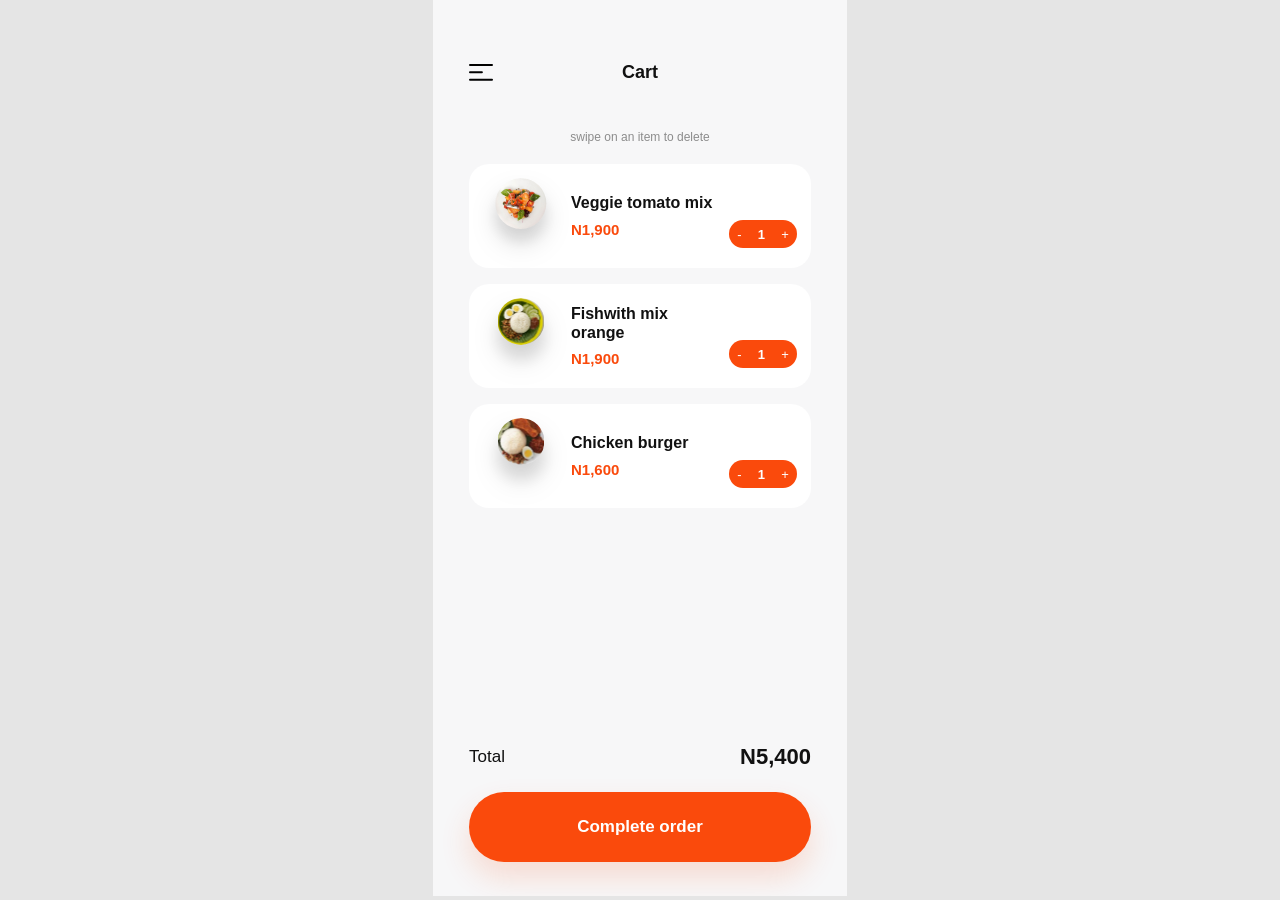
<file: cart.html>
<!doctype html>
<html lang="ru">
<head>
  <meta charset="UTF-8">
  <meta name="viewport" content="width=414, initial-scale=1.0">
  <title>Cart — Food Delivery</title>
  <link rel="stylesheet" href="style.css">
</head>
<body>
  <main class="screen app cart-screen">
    <header class="page-head">
      <a href="home.html"><img src="assets/back.svg" alt="back"></a>
      <h1>Cart</h1>
      <span></span>
    </header>
    <p class="swipe-note">swipe on an item to delete</p>
    <section class="cart-list">
      <article class="cart-item">
        <img src="assets/bowl.svg" alt="Veggie tomato mix">
        <div>
          <h2>Veggie tomato mix</h2>
          <strong>N1,900</strong>
        </div>
        <div class="counter"><span>-</span><b>1</b><span>+</span></div>
      </article>
      <article class="cart-item">
        <img src="assets/salad.svg" alt="Fishwith mix orange">
        <div>
          <h2>Fishwith mix orange</h2>
          <strong>N1,900</strong>
        </div>
        <div class="counter"><span>-</span><b>1</b><span>+</span></div>
      </article>
      <article class="cart-item">
        <img src="assets/burger.svg" alt="Chicken burger">
        <div>
          <h2>Chicken burger</h2>
          <strong>N1,600</strong>
        </div>
        <div class="counter"><span>-</span><b>1</b><span>+</span></div>
      </article>
    </section>
    <div class="total-row"><span>Total</span><strong>N5,400</strong></div>
    <a href="payment.html" class="primary-btn checkout-btn">Complete order</a>
  </main>
</body>
</html>
</file>
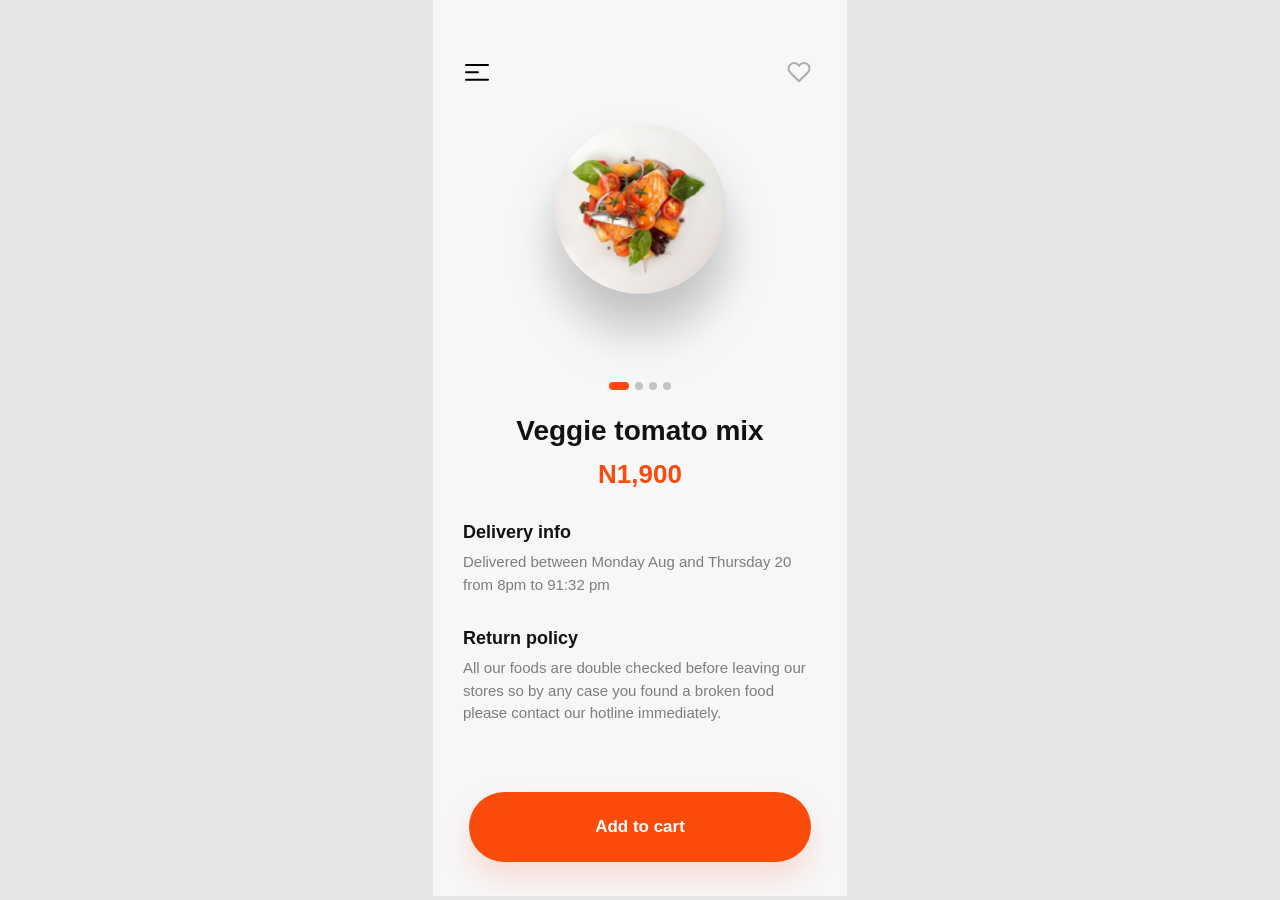
<file: details.html>
<!doctype html>
<html lang="ru">
<head>
  <meta charset="UTF-8">
  <meta name="viewport" content="width=414, initial-scale=1.0">
  <title>Details — Food Delivery</title>
  <link rel="stylesheet" href="style.css">
</head>
<body>
  <main class="screen app detail-screen">
    <header class="topbar detail-topbar">
      <a href="home.html"><img src="assets/back.svg" alt="back" class="back-icon"></a>
      <button class="plain-btn"><img src="assets/heart.svg" alt="favorite"></button>
    </header>
    <section class="product-hero">
      <img src="assets/bowl.svg" alt="Veggie tomato mix">
      <div class="dots"><span></span><span></span><span></span><span></span></div>
    </section>
    <section class="product-info">
      <h1>Veggie tomato mix</h1>
      <strong>N1,900</strong>
      <h2>Delivery info</h2>
      <p>Delivered between Monday Aug and Thursday 20 from 8pm to 91:32 pm</p>
      <h2>Return policy</h2>
      <p>All our foods are double checked before leaving our stores so by any case you found a broken food please contact our hotline immediately.</p>
    </section>
    <a href="cart.html" class="primary-btn add-btn">Add to cart</a>
  </main>
</body>
</html>
</file>
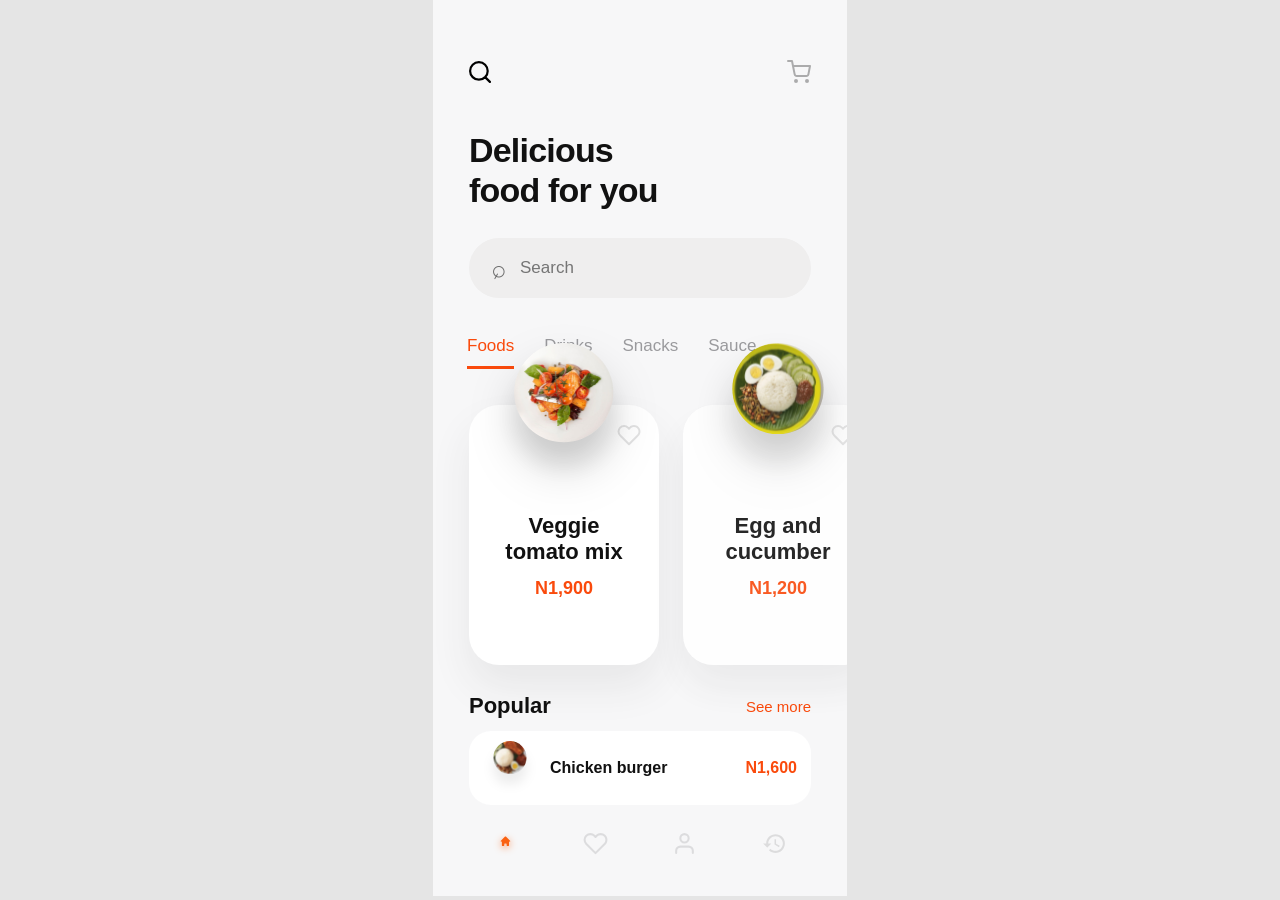
<file: home.html>
<!doctype html>
<html lang="ru">
<head>
  <meta charset="UTF-8">
  <meta name="viewport" content="width=414, initial-scale=1.0">
  <title>Home — Food Delivery</title>
  <link rel="stylesheet" href="style.css">
</head>
<body>
  <main class="screen app">
    <header class="topbar">
      <img src="assets/menu.svg" alt="menu" class="top-icon">
      <a href="cart.html" class="cart-link"><img src="assets/cart.svg" alt="cart"></a>
    </header>
    <section class="intro">
      <h1>Delicious<br>food for you</h1>
      <label class="search-box">
        <span>⌕</span>
        <input type="text" placeholder="Search" aria-label="Search">
      </label>
    </section>
    <nav class="tabs" aria-label="Food categories">
      <a class="active" href="#">Foods</a>
      <a href="#">Drinks</a>
      <a href="#">Snacks</a>
      <a href="#">Sauce</a>
    </nav>
    <section class="food-row">
      <a class="food-card big" href="details.html">
        <button class="like" aria-label="favorite"><img src="assets/heart.svg" alt=""></button>
        <img src="assets/bowl.svg" alt="Veggie tomato mix">
        <h2>Veggie<br>tomato mix</h2>
        <p>N1,900</p>
      </a>
      <a class="food-card big second" href="details.html">
        <button class="like" aria-label="favorite"><img src="assets/heart.svg" alt=""></button>
        <img src="assets/salad.svg" alt="Egg and cucumber">
        <h2>Egg and<br>cucumber</h2>
        <p>N1,200</p>
      </a>
    </section>
    <section class="popular">
      <div class="section-title">
        <h3>Popular</h3>
        <a href="#">See more</a>
      </div>
      <a class="list-item" href="details.html">
        <img src="assets/burger.svg" alt="burger">
        <span>Chicken burger</span>
        <strong>N1,600</strong>
      </a>
      <a class="list-item" href="details.html">
        <img src="assets/pizza.svg" alt="pizza">
        <span>Hot pizza</span>
        <strong>N2,100</strong>
      </a>
    </section>
    <nav class="bottom-nav">
      <a class="active" href="home.html"><img src="assets/home.svg" alt="home"></a>
      <a href="#"><img src="assets/heart.svg" alt="favorites"></a>
      <a href="profile.html"><img src="assets/user.svg" alt="profile"></a>
      <a href="#"><img src="assets/history.svg" alt="history"></a>
    </nav>
  </main>
</body>
</html>
</file>
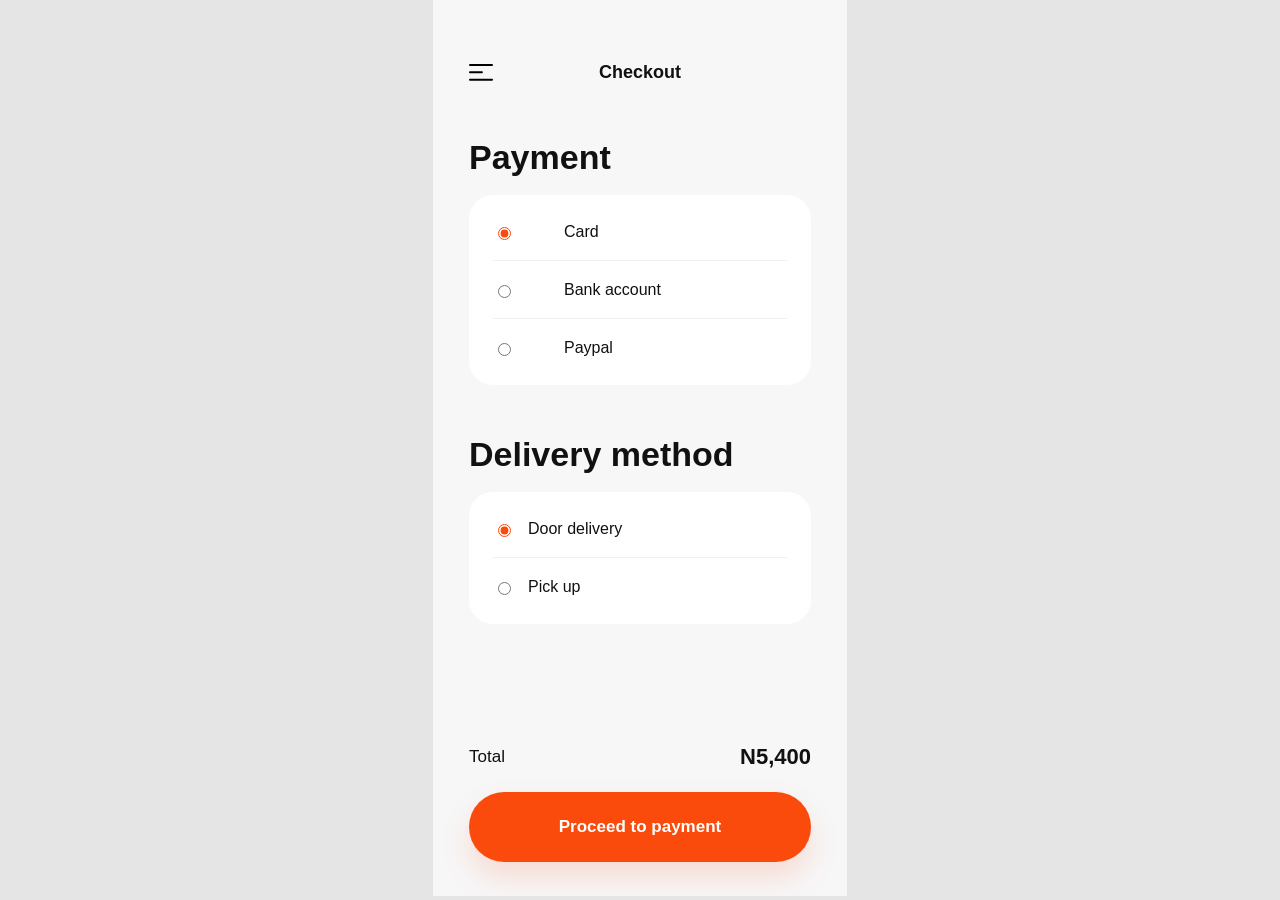
<file: payment.html>
<!doctype html>
<html lang="ru">
<head>
  <meta charset="UTF-8">
  <meta name="viewport" content="width=414, initial-scale=1.0">
  <title>Payment — Food Delivery</title>
  <link rel="stylesheet" href="style.css">
</head>
<body>
  <main class="screen app payment-screen">
    <header class="page-head">
      <a href="cart.html"><img src="assets/back.svg" alt="back"></a>
      <h1>Checkout</h1>
      <span></span>
    </header>
    <section class="checkout-block">
      <h2>Payment</h2>
      <div class="method-card">
        <label><input type="radio" checked name="pay"><span><img src="assets/card.svg" alt="card">Card</span></label>
        <label><input type="radio" name="pay"><span><img src="assets/bank.svg" alt="bank">Bank account</span></label>
        <label><input type="radio" name="pay"><span><img src="assets/paypal.svg" alt="paypal">Paypal</span></label>
      </div>
    </section>
    <section class="checkout-block">
      <h2>Delivery method</h2>
      <div class="method-card">
        <label><input type="radio" checked name="delivery"><span>Door delivery</span></label>
        <label><input type="radio" name="delivery"><span>Pick up</span></label>
      </div>
    </section>
    <div class="total-row"><span>Total</span><strong>N5,400</strong></div>
    <a href="home.html" class="primary-btn checkout-btn">Proceed to payment</a>
  </main>
</body>
</html>
</file>
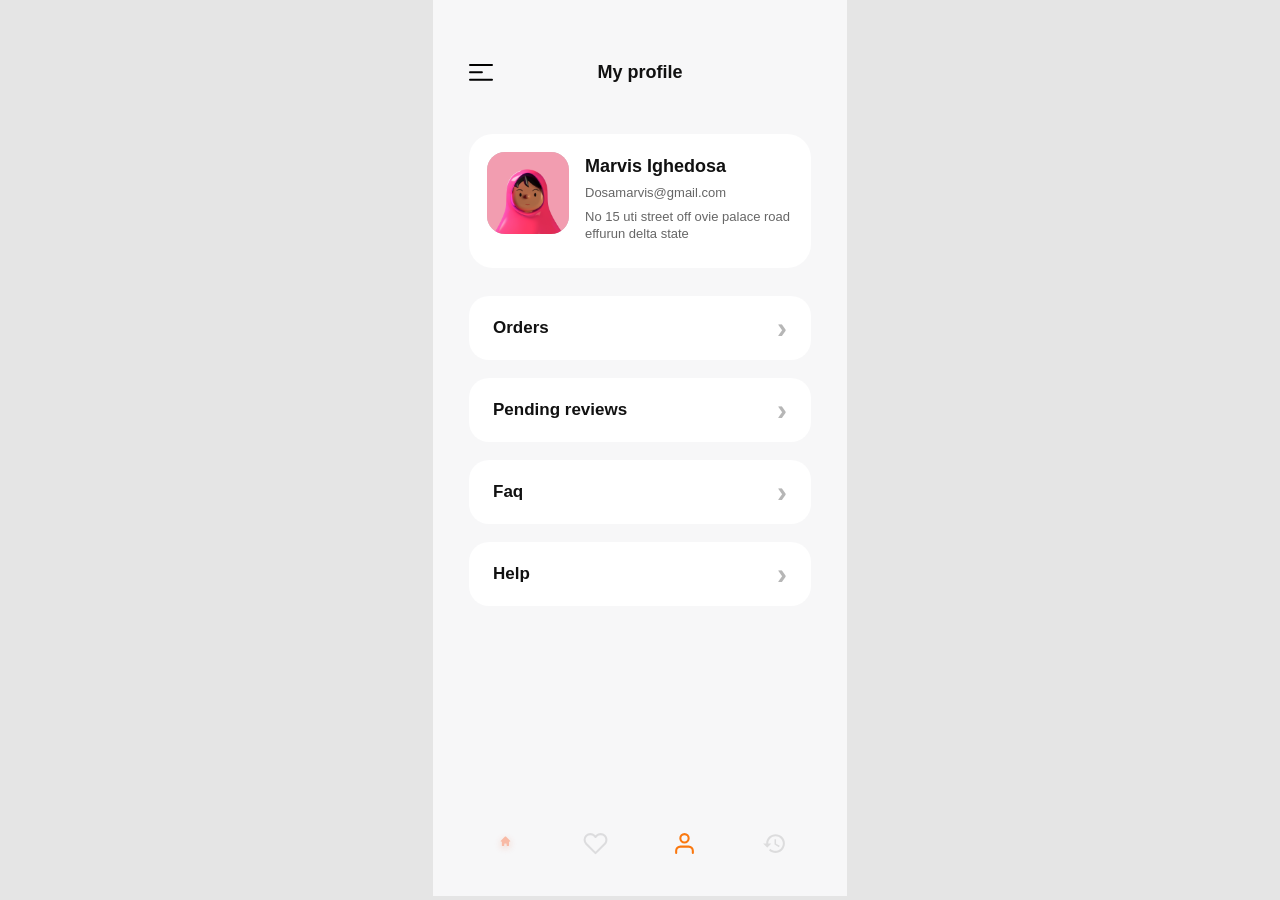
<file: profile.html>
<!doctype html>
<html lang="ru">
<head>
  <meta charset="UTF-8">
  <meta name="viewport" content="width=414, initial-scale=1.0">
  <title>Profile — Food Delivery</title>
  <link rel="stylesheet" href="style.css">
</head>
<body>
  <main class="screen app profile-screen">
    <header class="page-head">
      <a href="home.html"><img src="assets/back.svg" alt="back"></a>
      <h1>My profile</h1>
      <span></span>
    </header>
    <section class="profile-card">
      <img src="assets/avatar-small.svg" alt="profile photo">
      <div>
        <h2>Marvis Ighedosa</h2>
        <p>Dosamarvis@gmail.com</p>
        <p>No 15 uti street off ovie palace road effurun delta state</p>
      </div>
    </section>
    <nav class="profile-menu">
      <a href="cart.html">Orders <span>›</span></a>
      <a href="payment.html">Pending reviews <span>›</span></a>
      <a href="payment.html">Faq <span>›</span></a>
      <a href="payment.html">Help <span>›</span></a>
    </nav>
    <nav class="bottom-nav">
      <a href="home.html"><img src="assets/home.svg" alt="home"></a>
      <a href="#"><img src="assets/heart.svg" alt="favorites"></a>
      <a class="active" href="profile.html"><img src="assets/user.svg" alt="profile"></a>
      <a href="#"><img src="assets/history.svg" alt="history"></a>
    </nav>
  </main>
</body>
</html>
</file>
<file: style.css>
:root {
  --page-bg: #e5e5e5;
  --screen-bg: #f7f7f8;
  --main-color: #fa4a0c;
  --start-bg: #ff4b14;
  --text: #111111;
  --muted: #7d7d7d;
  --light-muted: #9a9a9d;
  --panel: #ffffff;
  --search-bg: #efeeee;
  --soft-border: #f1f1f1;
  --side-space: 36px;
}

* {
  box-sizing: border-box;
}

html,
body {
  margin: 0;
  min-height: 100%;
  background: var(--page-bg);
  color: var(--text);
  font-family: Arial, Helvetica, sans-serif;
}

body {
  display: flex;
  justify-content: center;
}

a {
  color: inherit;
  text-decoration: none;
}

button,
input {
  font: inherit;
}

button {
  cursor: pointer;
}

img {
  display: block;
  max-width: 100%;
}

.screen {
  position: relative;
  width: 414px;
  height: 896px;
  overflow: hidden;
}

.app {
  background: var(--screen-bg);
  padding: 56px var(--side-space) 0;
}

.primary-btn {
  height: 70px;
  border-radius: 35px;
  background: var(--main-color);
  color: #ffffff;
  display: flex;
  align-items: center;
  justify-content: center;
  font-size: 17px;
  font-weight: 700;
  box-shadow: 0 15px 30px rgba(250, 74, 12, 0.16);
}

.landing {
  background: var(--start-bg);
  color: #ffffff;
  padding: 56px 34px 38px;
}

.landing-logo {
  width: 64px;
  height: 70px;
  padding: 10px;
  border-radius: 22px;
  background: #ffffff;
}

.landing h1 {
  margin: 34px 0 0;
  font-size: 60px;
  line-height: 0.92;
  letter-spacing: -2px;
  font-weight: 800;
}

.faces {
  position: absolute;
  left: 0;
  right: 0;
  top: 272px;
  height: 430px;
}

.face,
.food-float {
  position: absolute;
  filter: drop-shadow(0 24px 20px rgba(0, 0, 0, 0.2));
}

.face-left {
  left: 2px;
  bottom: -18px;
  width: 205px;
}

.face-right {
  right: -22px;
  bottom: -8px;
  width: 230px;
}

.food-float {
  border-radius: 50%;
}

.food-float.one {
  left: 48px;
  top: 50px;
  width: 108px;
}

.food-float.two {
  right: 42px;
  top: 86px;
  width: 90px;
}

.landing::after {
  content: "";
  position: absolute;
  left: 0;
  right: 0;
  bottom: 110px;
  height: 120px;
  background: linear-gradient(0deg, var(--start-bg) 20%, rgba(255, 75, 20, 0));
}

.landing-btn {
  position: absolute;
  left: var(--side-space);
  right: var(--side-space);
  bottom: 38px;
  z-index: 2;
  background: #ffffff;
  color: #ff460a;
}

.topbar,
.page-head {
  height: 32px;
  display: flex;
  align-items: center;
  justify-content: space-between;
}

.top-icon {
  width: 22px;
}

.cart-link img,
.back-icon,
.page-head img {
  width: 24px;
}

.page-head {
  display: grid;
  grid-template-columns: 32px 1fr 32px;
}

.page-head h1 {
  margin: 0;
  text-align: center;
  font-size: 18px;
  font-weight: 600;
}

.plain-btn {
  width: 28px;
  padding: 0;
  border: 0;
  background: transparent;
}

.intro h1 {
  margin: 42px 0 28px;
  font-size: 34px;
  line-height: 1.18;
  letter-spacing: -0.8px;
}

.search-box {
  height: 60px;
  border-radius: 30px;
  background: var(--search-bg);
  display: flex;
  align-items: center;
  gap: 12px;
  padding: 0 22px;
  color: #6d6d6d;
}

.search-box span {
  font-size: 25px;
  transform: rotate(-15deg);
}

.search-box input {
  width: 100%;
  border: 0;
  outline: 0;
  background: transparent;
  color: var(--text);
  font-size: 17px;
}

.tabs {
  margin: 38px -2px 0;
  display: flex;
  gap: 30px;
  color: var(--light-muted);
  font-size: 17px;
  white-space: nowrap;
}

.tabs a {
  padding-bottom: 10px;
}

.tabs .active {
  color: var(--main-color);
  border-bottom: 3px solid var(--main-color);
}

.food-row {
  width: 570px;
  margin-top: 36px;
  display: flex;
  gap: 24px;
}

.food-card {
  position: relative;
  width: 190px;
  min-width: 190px;
  height: 260px;
  padding: 98px 22px 24px;
  border-radius: 30px;
  background: var(--panel);
  text-align: center;
  box-shadow: 0 22px 42px rgba(57, 57, 57, 0.08);
}

.food-card > img {
  position: absolute;
  top: -62px;
  left: 21px;
  width: 148px;
  height: 148px;
  object-fit: contain;
  filter: drop-shadow(0 24px 22px rgba(0, 0, 0, 0.17));
}

.food-card h2 {
  margin: 10px 0 14px;
  font-size: 22px;
  line-height: 1.15;
}

.food-card p {
  margin: 0;
  color: var(--main-color);
  font-size: 18px;
  font-weight: 700;
}

.food-card.second {
  opacity: 0.9;
}

.like {
  position: absolute;
  top: 18px;
  right: 18px;
  width: 24px;
  height: 24px;
  padding: 0;
  border: 0;
  background: transparent;
  opacity: 0.35;
}

.popular {
  margin-top: 28px;
}

.section-title {
  margin-bottom: 12px;
  display: flex;
  align-items: center;
  justify-content: space-between;
}

.section-title h3 {
  margin: 0;
  font-size: 22px;
}

.section-title a {
  color: var(--main-color);
  font-size: 15px;
}

.list-item {
  height: 74px;
  margin-bottom: 12px;
  padding: 10px 14px;
  border-radius: 22px;
  background: var(--panel);
  display: grid;
  grid-template-columns: 54px 1fr auto;
  align-items: center;
  gap: 13px;
}

.list-item img {
  width: 54px;
  height: 54px;
  object-fit: contain;
}

.list-item span {
  font-weight: 700;
}

.list-item strong {
  color: var(--main-color);
}

.bottom-nav {
  position: absolute;
  left: 0;
  right: 0;
  bottom: 0;
  height: 88px;
  padding: 0 28px 18px;
  background: var(--screen-bg);
  display: flex;
  align-items: center;
  justify-content: space-around;
}

.bottom-nav a {
  width: 44px;
  height: 44px;
  display: flex;
  align-items: center;
  justify-content: center;
  opacity: 0.35;
}

.bottom-nav img {
  width: 25px;
  height: 25px;
  object-fit: contain;
}

.bottom-nav .active {
  opacity: 1;
  filter: invert(42%) sepia(89%) saturate(2621%) hue-rotate(355deg) brightness(102%) contrast(96%);
}

.detail-screen {
  padding-left: 30px;
  padding-right: 30px;
}

.detail-topbar {
  margin: 0 2px;
}

.product-hero {
  margin-top: 35px;
  display: flex;
  flex-direction: column;
  align-items: center;
}

.product-hero img {
  width: 255px;
  height: 255px;
  object-fit: contain;
  filter: drop-shadow(0 30px 24px rgba(0, 0, 0, 0.16));
}

.dots {
  margin-top: 4px;
  display: flex;
  gap: 6px;
}

.dots span {
  width: 8px;
  height: 8px;
  border-radius: 50%;
  background: #c4c4c4;
}

.dots span:first-child {
  width: 20px;
  border-radius: 8px;
  background: var(--main-color);
}

.product-info {
  text-align: center;
}

.product-info h1 {
  margin: 25px 0 12px;
  font-size: 28px;
}

.product-info strong {
  color: var(--main-color);
  font-size: 26px;
}

.product-info h2 {
  margin: 32px 0 8px;
  text-align: left;
  font-size: 18px;
}

.product-info p {
  margin: 0;
  color: var(--muted);
  text-align: left;
  line-height: 1.5;
  font-size: 15px;
}

.add-btn,
.checkout-btn {
  position: absolute;
  left: var(--side-space);
  right: var(--side-space);
  bottom: 34px;
}

.swipe-note {
  margin: 42px 0 20px;
  text-align: center;
  color: #8c8c8c;
  font-size: 12px;
}

.cart-list {
  display: flex;
  flex-direction: column;
  gap: 16px;
}

.cart-item {
  height: 104px;
  padding: 14px;
  border-radius: 20px;
  background: var(--panel);
  display: grid;
  grid-template-columns: 76px 1fr auto;
  align-items: center;
  gap: 12px;
}

.cart-item img {
  width: 76px;
  height: 76px;
  border-radius: 50%;
  object-fit: contain;
  filter: drop-shadow(0 14px 12px rgba(0, 0, 0, 0.13));
}

.cart-item h2 {
  margin: 0 0 8px;
  font-size: 16px;
  line-height: 1.2;
}

.cart-item strong {
  color: var(--main-color);
  font-size: 15px;
}

.counter {
  align-self: end;
  width: 68px;
  height: 28px;
  margin-bottom: 6px;
  border-radius: 18px;
  background: var(--main-color);
  color: #ffffff;
  display: flex;
  align-items: center;
  justify-content: space-around;
  font-size: 13px;
}

.total-row {
  position: absolute;
  left: var(--side-space);
  right: var(--side-space);
  bottom: 126px;
  display: flex;
  align-items: center;
  justify-content: space-between;
  font-size: 17px;
}

.total-row strong {
  font-size: 22px;
}

.checkout-block {
  margin-top: 50px;
}

.checkout-block h2 {
  margin: 0 0 18px;
  font-size: 34px;
}

.method-card {
  padding: 8px 24px;
  border-radius: 24px;
  background: var(--panel);
}

.method-card label {
  min-height: 58px;
  border-bottom: 1px solid var(--soft-border);
  display: flex;
  align-items: center;
  gap: 14px;
}

.method-card label:last-child {
  border-bottom: 0;
}

.method-card input {
  accent-color: var(--main-color);
}

.method-card span {
  display: flex;
  align-items: center;
  gap: 12px;
  font-size: 16px;
}

.method-card img {
  width: 24px;
  height: 24px;
  object-fit: contain;
}

.profile-card {
  margin-top: 46px;
  padding: 18px;
  border-radius: 24px;
  background: var(--panel);
  display: grid;
  grid-template-columns: 82px 1fr;
  align-items: start;
  gap: 16px;
}

.profile-card img {
  width: 82px;
  height: 82px;
  border-radius: 18px;
  object-fit: cover;
}

.profile-card h2 {
  margin: 4px 0 8px;
  font-size: 18px;
}

.profile-card p {
  margin: 0 0 8px;
  color: #666666;
  font-size: 13px;
  line-height: 1.25;
  word-break: break-word;
}

.profile-menu {
  margin-top: 28px;
  display: flex;
  flex-direction: column;
  gap: 18px;
}

.profile-menu a {
  height: 64px;
  padding: 0 24px;
  border-radius: 20px;
  background: var(--panel);
  display: flex;
  align-items: center;
  justify-content: space-between;
  font-size: 17px;
  font-weight: 700;
}

.profile-menu span {
  color: #b6b6b6;
  font-size: 30px;
}
</file>
